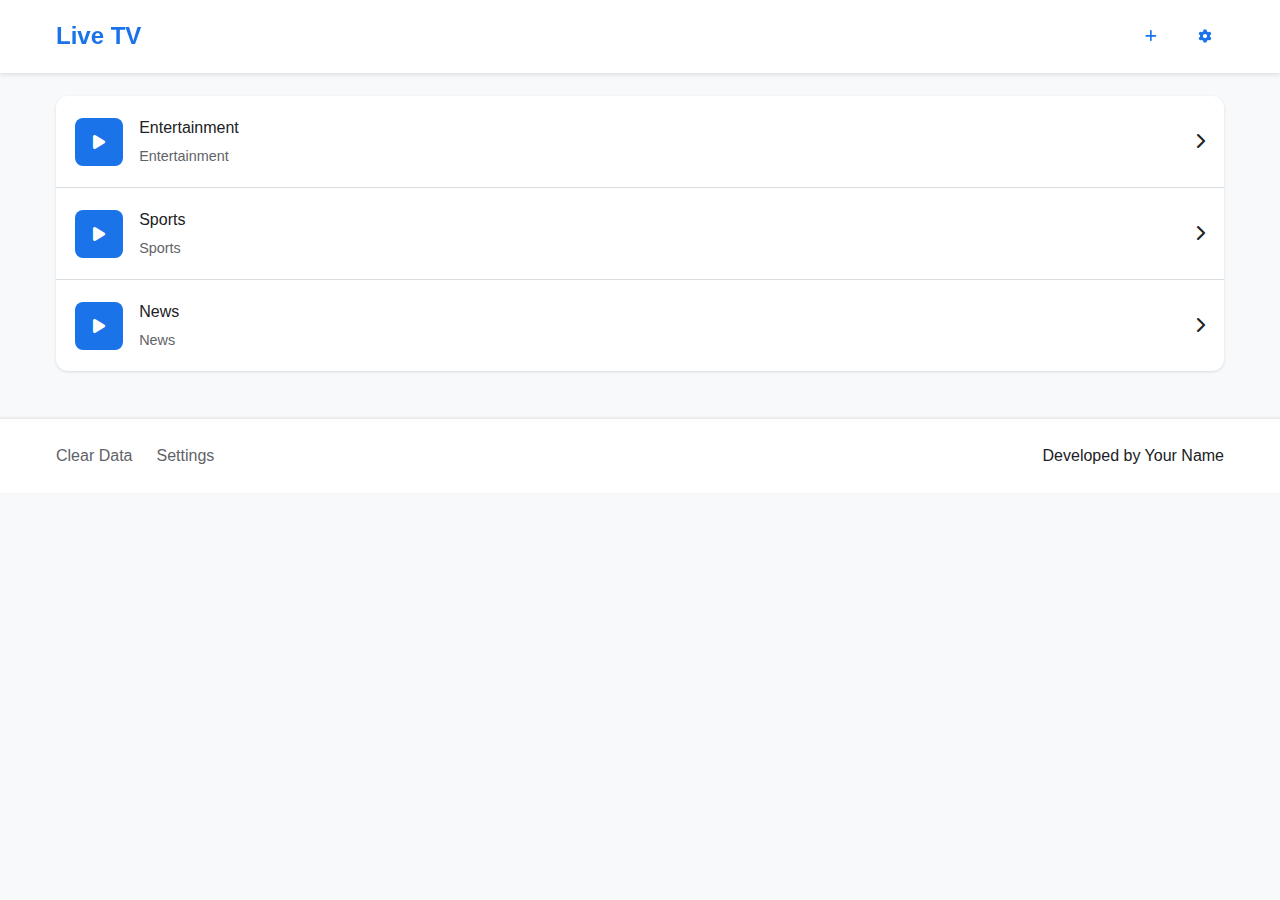
<file: index.html>
<!DOCTYPE html>
<html lang="en">
<head>
    <meta charset="UTF-8">
    <meta name="viewport" content="width=device-width, initial-scale=1.0">
    <title>Premium Live TV</title>
    <link rel="stylesheet" href="https://cdnjs.cloudflare.com/ajax/libs/font-awesome/6.0.0/css/all.min.css">
    <style>
        * {
            margin: 0;
            padding: 0;
            box-sizing: border-box;
            font-family: 'Arial', sans-serif;
        }

        :root {
            --primary-color: #1a73e8;
            --secondary-color: #f8f9fa;
            --text-color: #202124;
            --border-color: #dadce0;
            --hover-color: #f1f3f4;
        }

        body {
            background: var(--secondary-color);
            color: var(--text-color);
            line-height: 1.6;
        }

        .header {
            background: #fff;
            padding: 1rem;
            box-shadow: 0 2px 4px rgba(0,0,0,0.1);
            position: fixed;
            width: 100%;
            top: 0;
            z-index: 1000;
        }

        .header-content {
            max-width: 1200px;
            margin: 0 auto;
            display: flex;
            justify-content: space-between;
            align-items: center;
            padding: 0 1rem;
        }

        .app-name {
            font-size: 1.5rem;
            font-weight: bold;
            color: var(--primary-color);
        }

        .header-icons {
            display: flex;
            gap: 1rem;
        }

        .icon-btn {
            background: none;
            border: none;
            padding: 0.8rem;
            border-radius: 50%;
            color: var(--primary-color);
            cursor: pointer;
            transition: all 0.3s ease;
        }

        .icon-btn:hover {
            background-color: var(--hover-color);
        }

        .main-content {
            max-width: 1200px;
            margin: 80px auto 0;
            padding: 1rem;
        }

        .playlist-list {
            background: #fff;
            border-radius: 12px;
            box-shadow: 0 1px 3px rgba(0,0,0,0.12);
            overflow: hidden;
        }

        .playlist-item {
            display: flex;
            align-items: center;
            padding: 1.2rem;
            border-bottom: 1px solid var(--border-color);
            cursor: pointer;
            transition: all 0.3s ease;
        }

        .playlist-item:last-child {
            border-bottom: none;
        }

        .playlist-item:hover {
            background-color: var(--hover-color);
        }

        .playlist-icon {
            width: 48px;
            height: 48px;
            background: var(--primary-color);
            border-radius: 8px;
            display: flex;
            align-items: center;
            justify-content: center;
            color: #fff;
            margin-right: 1rem;
        }

        .playlist-info {
            flex-grow: 1;
        }

        .playlist-name {
            font-weight: 500;
            margin-bottom: 0.25rem;
            color: var(--text-color);
        }

        .playlist-meta {
            font-size: 0.9rem;
            color: #5f6368;
        }

        .input-modal {
            position: fixed;
            top: 50%;
            left: 50%;
            transform: translate(-50%, -50%);
            background: #fff;
            padding: 2rem;
            border-radius: 12px;
            box-shadow: 0 4px 20px rgba(0,0,0,0.15);
            z-index: 1001;
            width: 90%;
            max-width: 500px;
            display: none;
        }

        .modal-title {
            font-size: 1.3rem;
            font-weight: 500;
            margin-bottom: 1.5rem;
            color: var(--text-color);
        }

        .input-form {
            display: flex;
            flex-direction: column;
            gap: 1.2rem;
        }

        .input-field {
            padding: 1rem;
            border: 2px solid var(--border-color);
            border-radius: 8px;
            font-size: 1rem;
            transition: all 0.3s ease;
        }

        .input-field:focus {
            border-color: var(--primary-color);
            outline: none;
        }

        .file-input-container {
            position: relative;
            overflow: hidden;
        }

        .file-input-label {
            display: block;
            padding: 1rem;
            background: var(--hover-color);
            border-radius: 8px;
            text-align: center;
            cursor: pointer;
            color: var(--text-color);
            transition: all 0.3s ease;
        }

        .file-input-label:hover {
            background: var(--border-color);
        }

        .file-input {
            position: absolute;
            left: 0;
            top: 0;
            opacity: 0;
            cursor: pointer;
            width: 100%;
            height: 100%;
        }

        .submit-btn {
            background: var(--primary-color);
            color: #fff;
            border: none;
            padding: 1rem;
            border-radius: 8px;
            font-size: 1rem;
            font-weight: 500;
            cursor: pointer;
            transition: all 0.3s ease;
        }

        .submit-btn:hover {
            background: #1557b0;
        }

        .modal-backdrop {
            position: fixed;
            top: 0;
            left: 0;
            width: 100%;
            height: 100%;
            background: rgba(0,0,0,0.5);
            z-index: 1000;
            display: none;
        }

        .footer {
            background: #fff;
            padding: 1.5rem;
            margin-top: 2rem;
            box-shadow: 0 -1px 3px rgba(0,0,0,0.1);
        }

        .footer-content {
            max-width: 1200px;
            margin: 0 auto;
            display: flex;
            justify-content: space-between;
            align-items: center;
            padding: 0 1rem;
        }

        .footer-links {
            display: flex;
            gap: 1.5rem;
        }

        .footer-link {
            color: #5f6368;
            text-decoration: none;
            transition: color 0.3s ease;
        }

        .footer-link:hover {
            color: var(--primary-color);
        }

        .notification {
            position: fixed;
            bottom: 20px;
            right: 20px;
            padding: 1rem;
            border-radius: 8px;
            background: #323232;
            color: #fff;
            z-index: 1002;
            display: none;
            animation: slideIn 0.3s ease;
        }

        @keyframes slideIn {
            from {
                transform: translateY(100px);
                opacity: 0;
            }
            to {
                transform: translateY(0);
                opacity: 1;
            }
        }

        @media (max-width: 768px) {
            .playlist-item {
                padding: 1rem;
            }

            .playlist-icon {
                width: 40px;
                height: 40px;
            }

            .footer-content {
                flex-direction: column;
                gap: 1rem;
                text-align: center;
            }

            .footer-links {
                flex-direction: column;
                gap: 0.8rem;
            }
        }
    </style>
</head>
<body>
    <header class="header">
        <div class="header-content">
            <div class="app-name">Live TV</div>
            <div class="header-icons">
                <button class="icon-btn" id="addPlaylistBtn">
                    <i class="fas fa-plus"></i>
                </button>
                <button class="icon-btn" id="settingsBtn">
                    <i class="fas fa-cog"></i>
                </button>
            </div>
        </div>
    </header>

    <main class="main-content">
        <div class="playlist-list" id="playlistList">
            <!-- Playlists will be added here -->
        </div>
    </main>

    <div class="modal-backdrop" id="modalBackdrop"></div>
    <div class="input-modal" id="inputModal">
        <h2 class="modal-title">Add New Playlist</h2>
        <form class="input-form" id="playlistForm">
            <input type="text" class="input-field" placeholder="Enter M3U Link" id="m3uLink">
            <div class="file-input-container">
                <label class="file-input-label">
                    Choose M3U File
                    <input type="file" class="file-input" accept=".m3u,.m3u8" id="m3uFile">
                </label>
            </div>
            <button type="submit" class="submit-btn">Add Playlist</button>
        </form>
    </div>

    <div class="notification" id="notification"></div>

    <footer class="footer">
        <div class="footer-content">
            <div class="footer-links">
                <a href="#" class="footer-link" id="clearDataBtn">Clear Data</a>
                <a href="settings.html" class="footer-link">Settings</a>
            </div>
            <div class="developer-info">
                Developed by Your Name
            </div>
        </div>
    </footer>

    <script>
        // DOM Elements
        const addPlaylistBtn = document.getElementById('addPlaylistBtn');
        const settingsBtn = document.getElementById('settingsBtn');
        const modalBackdrop = document.getElementById('modalBackdrop');
        const inputModal = document.getElementById('inputModal');
        const playlistForm = document.getElementById('playlistForm');
        const playlistList = document.getElementById('playlistList');
        const clearDataBtn = document.getElementById('clearDataBtn');
        const notification = document.getElementById('notification');
        const m3uFile = document.getElementById('m3uFile');

        // Default playlists
        const defaultPlaylists = [
            { name: "Entertainment", url: "entertainment.m3u", category: "Entertainment" },
            { name: "Sports", url: "sports.m3u", category: "Sports" },
            { name: "News", url: "news.m3u", category: "News" }
        ];

        // Show notification
        function showNotification(message, duration = 3000) {
            notification.textContent = message;
            notification.style.display = 'block';
            setTimeout(() => {
                notification.style.display = 'none';
            }, duration);
        }

        // Initialize playlists
        function initializePlaylists() {
            const savedPlaylists = JSON.parse(localStorage.getItem('playlists')) || defaultPlaylists;
            playlistList.innerHTML = '';
            savedPlaylists.forEach(playlist => addPlaylistToList(playlist));
        }

        // Add playlist to list
        function addPlaylistToList(playlist) {
            const item = document.createElement('div');
            item.className = 'playlist-item';
            item.innerHTML = `
                <div class="playlist-icon">
                    <i class="fas fa-play"></i>
                </div>
                <div class="playlist-info">
                    <div class="playlist-name">${playlist.name}</div>
                    <div class="playlist-meta">${playlist.category || 'General'}</div>
                </div>
                <div class="playlist-action">
                    <i class="fas fa-chevron-right"></i>
                </div>
            `;
            
            item.addEventListener('click', () => {
                window.location.href = `video.html?playlist=${encodeURIComponent(playlist.url)}`;
            });
            
            playlistList.appendChild(item);
        }

        // Handle file input
        m3uFile.addEventListener('change', function(e) {
            const file = e.target.files[0];
            if (file) {
                const reader = new FileReader();
                reader.onload = function(e) {
                    const content = e.target.result;
                    const name = file.name.split('.')[0];
                    const playlist = {
                        name: name,
                        url: URL.createObjectURL(file),
                        category: 'Local Playlist'
                    };
                    addPlaylistToList(playlist);
                    savePlaylist(playlist);
                    showNotification('Playlist added successfully');
                };
                reader.readAsText(file);
            }
        });

        // Show/Hide modal
        addPlaylistBtn.addEventListener('click', () => {
            inputModal.style.display = 'block';
            modalBackdrop.style.display = 'block';
        });

        modalBackdrop.addEventListener('click', () => {
            inputModal.style.display = 'none';
            modalBackdrop.style.display = 'none';
        });

        // Handle playlist form submission
        playlistForm.addEventListener('submit', (e) => {
            e.preventDefault();
            const m3uLink = document.getElementById('m3uLink').value;

            if (m3uLink) {
                const name = m3uLink.split('/').pop().split('.')[0];
                const playlist = {
                    name: name,
                    url: m3uLink,
                    category: 'Online Playlist'
                };
                addPlaylistToList(playlist);
                savePlaylist(playlist);
                showNotification('Playlist added successfully');
            }

            inputModal.style.display = 'none';
            modalBackdrop.style.display = 'none';
            playlistForm.reset();
        });

        // Save playlist to localStorage
        function savePlaylist(playlist) {
            const savedPlaylists = JSON.parse(localStorage.getItem('playlists')) || defaultPlaylists;
            savedPlaylists.push(playlist);
            localStorage.setItem('playlists', JSON.stringify(savedPlaylists));
        }

        // Clear Data
        clearDataBtn.addEventListener('click', () => {
            if (confirm('Are you sure you want to clear all data?')) {
                localStorage.clear();
                initializePlaylists();
                showNotification('All data cleared');
            }
        });

        // Settings button
        settingsBtn.addEventListener('click', () => {
            window.location.href = 'settings.html';
        });

        // Initialize on load
        document.addEventListener('DOMContentLoaded', initializePlaylists);
    </script>
</body>
</html>
</file>
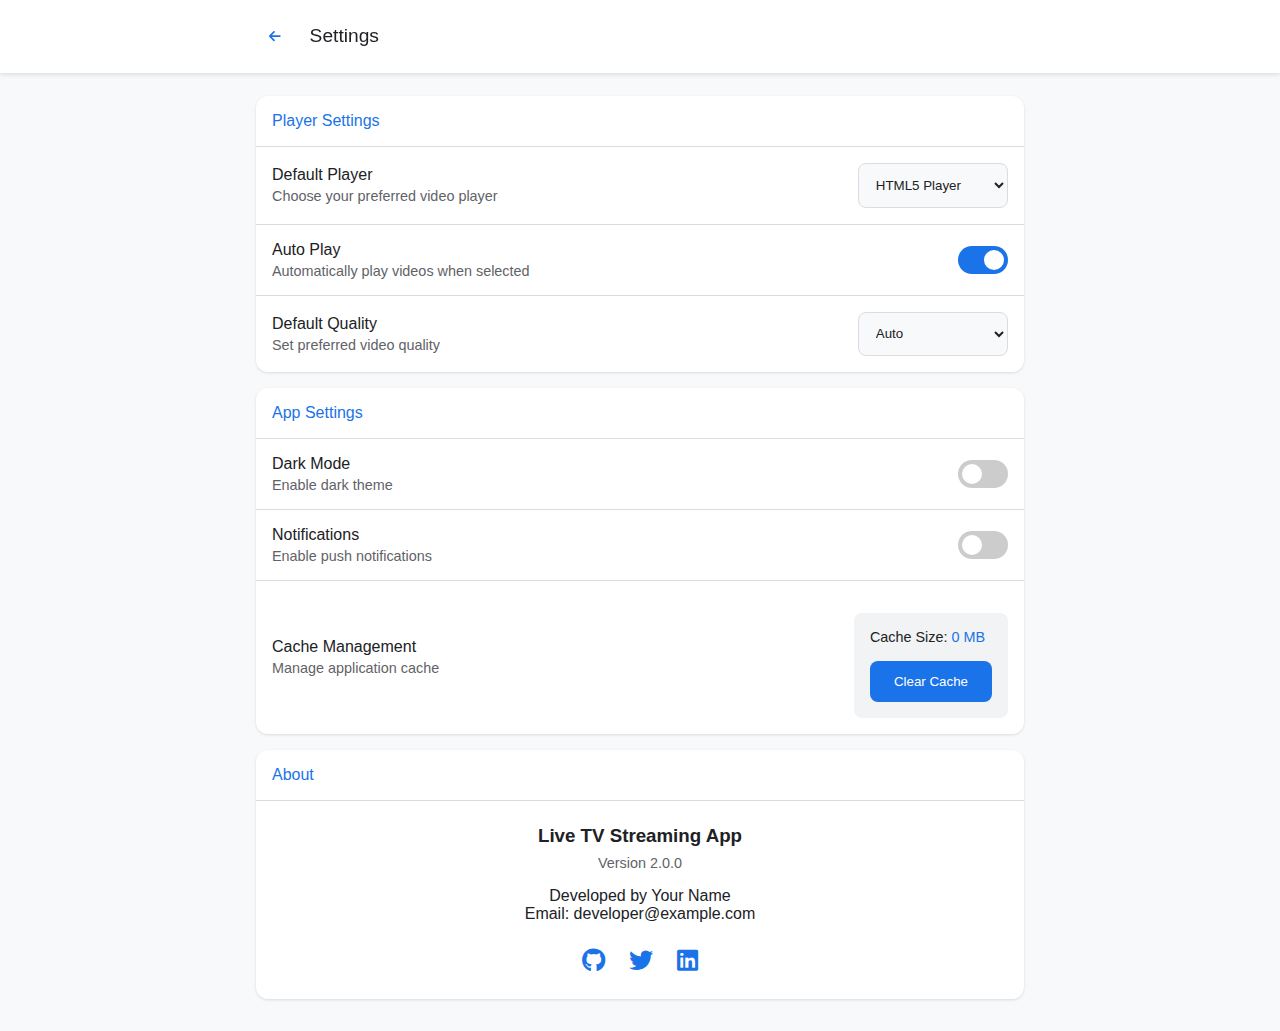
<file: settings.html>
<!DOCTYPE html>
<html lang="en">
<head>
    <meta charset="UTF-8">
    <meta name="viewport" content="width=device-width, initial-scale=1.0">
    <title>Settings - Live TV</title>
    <link rel="stylesheet" href="https://cdnjs.cloudflare.com/ajax/libs/font-awesome/6.0.0/css/all.min.css">
    <style>
        * {
            margin: 0;
            padding: 0;
            box-sizing: border-box;
            font-family: 'Arial', sans-serif;
        }

        :root {
            --primary-color: #1a73e8;
            --secondary-color: #f8f9fa;
            --text-color: #202124;
            --border-color: #dadce0;
            --hover-color: #f1f3f4;
            --switch-active: #1a73e8;
            --switch-inactive: #ccc;
            --dark-bg: #202124;
            --dark-secondary: #303134;
            --dark-text: #ffffff;
            --dark-border: #5f6368;
        }

        body {
            background: var(--secondary-color);
            color: var(--text-color);
            transition: all 0.3s ease;
        }

        body.dark-mode {
            --secondary-color: var(--dark-bg);
            --text-color: var(--dark-text);
            --border-color: var(--dark-border);
            --hover-color: var(--dark-secondary);
        }

        .header {
            background: #fff;
            padding: 1rem;
            box-shadow: 0 2px 4px rgba(0,0,0,0.1);
            position: fixed;
            width: 100%;
            top: 0;
            z-index: 1000;
            transition: background-color 0.3s ease;
        }

        .dark-mode .header {
            background: var(--dark-secondary);
        }

        .header-content {
            display: flex;
            align-items: center;
            max-width: 800px;
            margin: 0 auto;
            padding: 0 1rem;
        }

        .back-btn {
            background: none;
            border: none;
            padding: 0.8rem;
            border-radius: 50%;
            color: var(--primary-color);
            cursor: pointer;
            margin-right: 1rem;
            transition: background-color 0.3s ease;
        }

        .back-btn:hover {
            background-color: var(--hover-color);
        }

        .header-title {
            font-size: 1.2rem;
            font-weight: 500;
            color: var(--text-color);
        }

        .main-content {
            max-width: 800px;
            margin: 80px auto 0;
            padding: 1rem;
        }

        .settings-section {
            background: #fff;
            border-radius: 12px;
            margin-bottom: 1rem;
            overflow: hidden;
            box-shadow: 0 1px 3px rgba(0,0,0,0.12);
            transition: all 0.3s ease;
        }

        .dark-mode .settings-section {
            background: var(--dark-secondary);
        }

        .section-header {
            padding: 1rem;
            border-bottom: 1px solid var(--border-color);
            font-weight: 500;
            color: var(--primary-color);
        }

        .setting-item {
            padding: 1rem;
            display: flex;
            align-items: center;
            justify-content: space-between;
            border-bottom: 1px solid var(--border-color);
            transition: all 0.3s ease;
        }

        .setting-item:last-child {
            border-bottom: none;
        }

        .setting-info {
            flex-grow: 1;
        }

        .setting-title {
            font-weight: 500;
            margin-bottom: 0.25rem;
            color: var(--text-color);
        }

        .setting-description {
            font-size: 0.9rem;
            color: #5f6368;
        }

        .dark-mode .setting-description {
            color: #9aa0a6;
        }

        /* Custom Switch Styling */
        .switch {
            position: relative;
            display: inline-block;
            width: 50px;
            height: 28px;
        }

        .switch input {
            opacity: 0;
            width: 0;
            height: 0;
        }

        .slider {
            position: absolute;
            cursor: pointer;
            top: 0;
            left: 0;
            right: 0;
            bottom: 0;
            background-color: var(--switch-inactive);
            transition: .4s;
            border-radius: 34px;
        }

        .slider:before {
            position: absolute;
            content: "";
            height: 20px;
            width: 20px;
            left: 4px;
            bottom: 4px;
            background-color: white;
            transition: .4s;
            border-radius: 50%;
        }

        input:checked + .slider {
            background-color: var(--switch-active);
        }

        input:checked + .slider:before {
            transform: translateX(22px);
        }

        /* Select Styling */
        .setting-select {
            padding: 0.8rem;
            border: 1px solid var(--border-color);
            border-radius: 8px;
            background: var(--secondary-color);
            color: var(--text-color);
            min-width: 150px;
            cursor: pointer;
            transition: all 0.3s ease;
        }

        .dark-mode .setting-select {
            background: var(--dark-bg);
            color: var(--dark-text);
        }

        .setting-select:focus {
            border-color: var(--primary-color);
            outline: none;
        }

        /* About Section */
        .about-content {
            padding: 1.5rem;
            text-align: center;
            color: var(--text-color);
        }

        .app-version {
            font-size: 0.9rem;
            color: #5f6368;
            margin: 0.5rem 0;
        }

        .dark-mode .app-version {
            color: #9aa0a6;
        }

        .developer-info {
            margin: 1rem 0;
        }

        .social-links {
            display: flex;
            justify-content: center;
            gap: 1.5rem;
            margin-top: 1.5rem;
        }

        .social-link {
            color: var(--primary-color);
            text-decoration: none;
            font-size: 1.5rem;
            transition: color 0.3s ease;
        }

        .social-link:hover {
            color: #1557b0;
        }

        /* Cache Info */
        .cache-info {
            margin-top: 1rem;
            padding: 1rem;
            background: var(--hover-color);
            border-radius: 8px;
            font-size: 0.9rem;
        }

        .cache-size {
            font-weight: 500;
            color: var(--primary-color);
        }

        .clear-cache-btn {
            background: var(--primary-color);
            color: white;
            border: none;
            padding: 0.8rem 1.5rem;
            border-radius: 8px;
            cursor: pointer;
            font-weight: 500;
            margin-top: 1rem;
            transition: background-color 0.3s ease;
        }

        .clear-cache-btn:hover {
            background: #1557b0;
        }

        /* Toast Notification */
        .toast {
            position: fixed;
            bottom: 20px;
            right: 20px;
            padding: 1rem 1.5rem;
            background: #323232;
            color: white;
            border-radius: 8px;
            font-size: 0.9rem;
            z-index: 1000;
            display: none;
            animation: slideIn 0.3s ease;
        }

        @keyframes slideIn {
            from {
                transform: translateX(100%);
                opacity: 0;
            }
            to {
                transform: translateX(0);
                opacity: 1;
            }
        }

        @media (max-width: 768px) {
            .main-content {
                padding: 0.5rem;
            }

            .settings-section {
                border-radius: 8px;
            }

            .setting-select {
                min-width: 120px;
            }

            .about-content {
                padding: 1rem;
            }
        }
    </style>
</head>
<body>
    <div class="toast" id="toast"></div>

    <header class="header">
        <div class="header-content">
            <button class="back-btn" onclick="window.location.href='index.html'">
                <i class="fas fa-arrow-left"></i>
            </button>
            <h1 class="header-title">Settings</h1>
        </div>
    </header>

    <main class="main-content">
        <div class="settings-section">
            <div class="section-header">Player Settings</div>
            <div class="setting-item">
                <div class="setting-info">
                    <div class="setting-title">Default Player</div>
                    <div class="setting-description">Choose your preferred video player</div>
                </div>
                <select class="setting-select" id="playerSelect">
                    <option value="html5">HTML5 Player</option>
                    <option value="hls">HLS.js Player</option>
                    <option value="plyr">Plyr.io Player</option>
                </select>
            </div>
            <div class="setting-item">
                <div class="setting-info">
                    <div class="setting-title">Auto Play</div>
                    <div class="setting-description">Automatically play videos when selected</div>
                </div>
                <label class="switch">
                    <input type="checkbox" id="autoPlayToggle">
                    <span class="slider"></span>
                </label>
            </div>
            <div class="setting-item">
                <div class="setting-info">
                    <div class="setting-title">Default Quality</div>
                    <div class="setting-description">Set preferred video quality</div>
                </div>
                <select class="setting-select" id="qualitySelect">
                    <option value="auto">Auto</option>
                    <option value="1080p">1080p</option>
                    <option value="720p">720p</option>
                    <option value="480p">480p</option>
                </select>
            </div>
        </div>

        <div class="settings-section">
            <div class="section-header">App Settings</div>
            <div class="setting-item">
                <div class="setting-info">
                    <div class="setting-title">Dark Mode</div>
                    <div class="setting-description">Enable dark theme</div>
                </div>
                <label class="switch">
                    <input type="checkbox" id="darkModeToggle">
                    <span class="slider"></span>
                </label>
            </div>
            <div class="setting-item">
                <div class="setting-info">
                    <div class="setting-title">Notifications</div>
                    <div class="setting-description">Enable push notifications</div>
                </div>
                <label class="switch">
                    <input type="checkbox" id="notificationsToggle">
                    <span class="slider"></span>
                </label>
            </div>
            <div class="setting-item">
                <div class="setting-info">
                    <div class="setting-title">Cache Management</div>
                    <div class="setting-description">Manage application cache</div>
                </div>
                <div class="cache-info">
                    <div>Cache Size: <span class="cache-size" id="cacheSize">0 MB</span></div>
                    <button class="clear-cache-btn" id="clearCacheBtn">Clear Cache</button>
                </div>
            </div>
        </div>

        <div class="settings-section">
            <div class="section-header">About</div>
            <div class="about-content">
                <h3>Live TV Streaming App</h3>
                <div class="app-version">Version 2.0.0</div>
                <div class="developer-info">
                    <p>Developed by Your Name</p>
                    <p>Email: developer@example.com</p>
                </div>
                <div class="social-links">
                    <a href="#" class="social-link"><i class="fab fa-github"></i></a>
                    <a href="#" class="social-link"><i class="fab fa-twitter"></i></a>
                    <a href="#" class="social-link"><i class="fab fa-linkedin"></i></a>
                </div>
            </div>
        </div>
    </main>

    <script>
        // DOM Elements
        const playerSelect = document.getElementById('playerSelect');
        const autoPlayToggle = document.getElementById('autoPlayToggle');
        const qualitySelect = document.getElementById('qualitySelect');
        const darkModeToggle = document.getElementById('darkModeToggle');
        const notificationsToggle = document.getElementById('notificationsToggle');
        const clearCacheBtn = document.getElementById('clearCacheBtn');
        const cacheSizeEl = document.getElementById('cacheSize');
        const toast = document.getElementById('toast');

        // Load saved settings
        function loadSettings() {
            const settings = JSON.parse(localStorage.getItem('appSettings')) || {
                player: 'html5',
                autoPlay: true,
                quality: 'auto',
                darkMode: false,
                notifications: false
            };

            playerSelect.value = settings.player;
            autoPlayToggle.checked = settings.autoPlay;
            qualitySelect.value = settings.quality;
            darkModeToggle.checked = settings.darkMode;
            notificationsToggle.checked = settings.notifications;

            // Apply dark mode if enabled
            if (settings.darkMode) {
                document.body.classList.add('dark-mode');
            }

            // Calculate and display cache size
            calculateCacheSize();
        }

        // Save settings
        function saveSettings() {
            const settings = {
                player: playerSelect.value,
                autoPlay: autoPlayToggle.checked,
                quality: qualitySelect.value,
                darkMode: darkModeToggle.checked,
                notifications: notificationsToggle.checked
            };

            localStorage.setItem('appSettings', JSON.stringify(settings));
            showToast('Settings saved successfully');
        }

        // Calculate cache size
        async function calculateCacheSize() {
            if ('storage' in navigator && 'estimate' in navigator.storage) {
                const estimate = await navigator.storage.estimate();
                const size = Math.round(estimate.usage / (1024 * 1024));
                cacheSizeEl.textContent = `${size} MB`;
            }
        }

        // Clear cache
        async function clearCache() {
            try {
                if ('caches' in window) {
                    const cacheNames = await caches.keys();
                    await Promise.all(cacheNames.map(name => caches.delete(name)));
                }
                
                if ('serviceWorker' in navigator) {
                    const registrations = await navigator.serviceWorker.getRegistrations();
                    await Promise.all(registrations.map(reg => reg.unregister()));
                }

                await calculateCacheSize();
                showToast('Cache cleared successfully');
            } catch (error) {
                console.error('Error clearing cache:', error);
                showToast('Failed to clear cache');
            }
        }

        // Show toast notification
        function showToast(message, duration = 3000) {
            toast.textContent = message;
            toast.style.display = 'block';
            setTimeout(() => {
                toast.style.display = 'none';
            }, duration);
        }

        // Event listeners
        playerSelect.addEventListener('change', saveSettings);
        autoPlayToggle.addEventListener('change', saveSettings);
        qualitySelect.addEventListener('change', saveSettings);
        
        darkModeToggle.addEventListener('change', function() {
            document.body.classList.toggle('dark-mode');
            saveSettings();
        });
        
        notificationsToggle.addEventListener('change', async function() {
            if (this.checked) {
                try {
                    const permission = await Notification.requestPermission();
                    if (permission !== 'granted') {
                        this.checked = false;
                        showToast('Notification permission denied');
                    }
                } catch (error) {
                    this.checked = false;
                    showToast('Notifications not supported');
                }
            }
            saveSettings();
        });

        clearCacheBtn.addEventListener('click', clearCache);

        // Initialize settings on page load
        document.addEventListener('DOMContentLoaded', loadSettings);

        // Apply settings immediately when changed
        const applySettings = () => {
            const settings = JSON.parse(localStorage.getItem('appSettings')) || {};
            
            // Apply player settings
            if (window.parent && window.parent.postMessage) {
                window.parent.postMessage({
                    type: 'settingsUpdate',
                    settings: settings
                }, '*');
            }
            
            // Apply dark mode
            if (settings.darkMode) {
                document.body.classList.add('dark-mode');
            } else {
                document.body.classList.remove('dark-mode');
            }
            
            // Apply other settings as needed
            showToast('Settings applied');
        };

        // Listen for settings changes from other pages
        window.addEventListener('message', (event) => {
            if (event.data.type === 'settingsRequest') {
                const settings = JSON.parse(localStorage.getItem('appSettings')) || {};
                event.source.postMessage({
                    type: 'settingsResponse',
                    settings: settings
                }, '*');
            }
        });
    </script>
</body>
</html>
</file>
